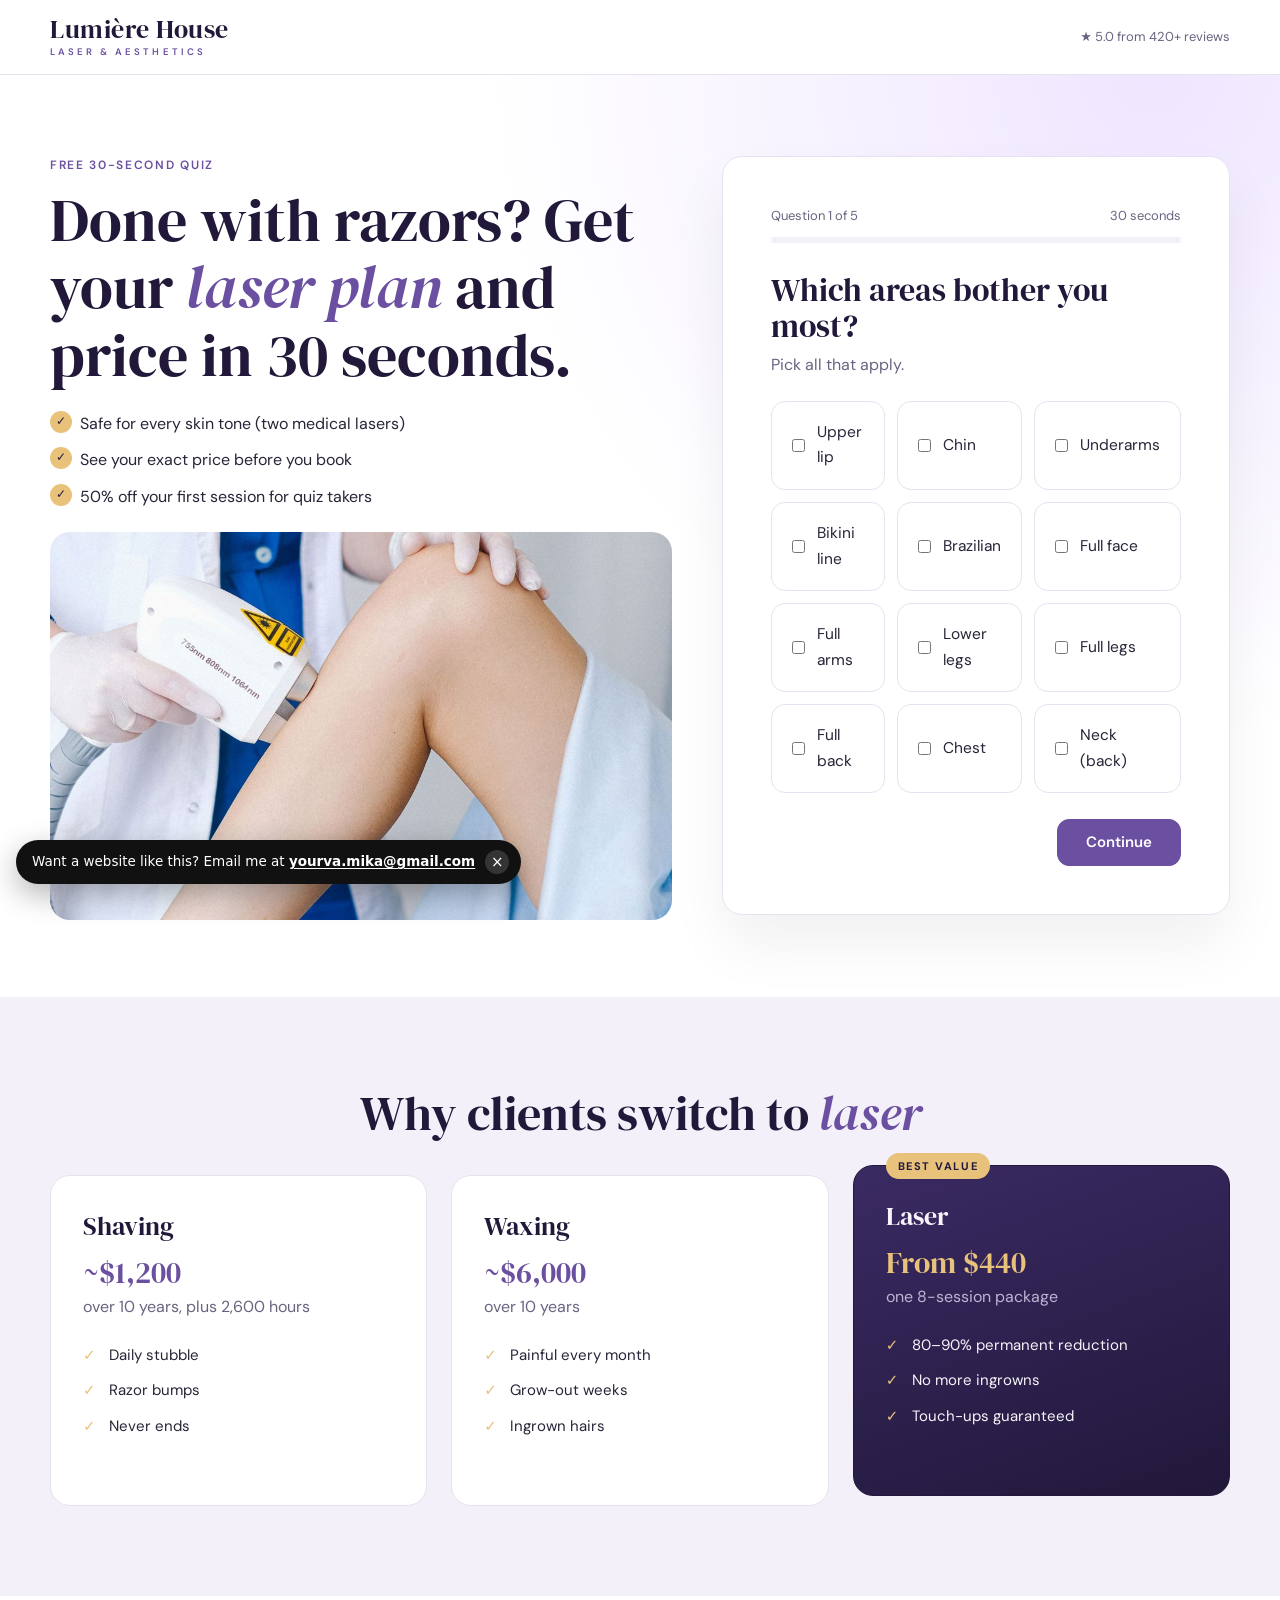
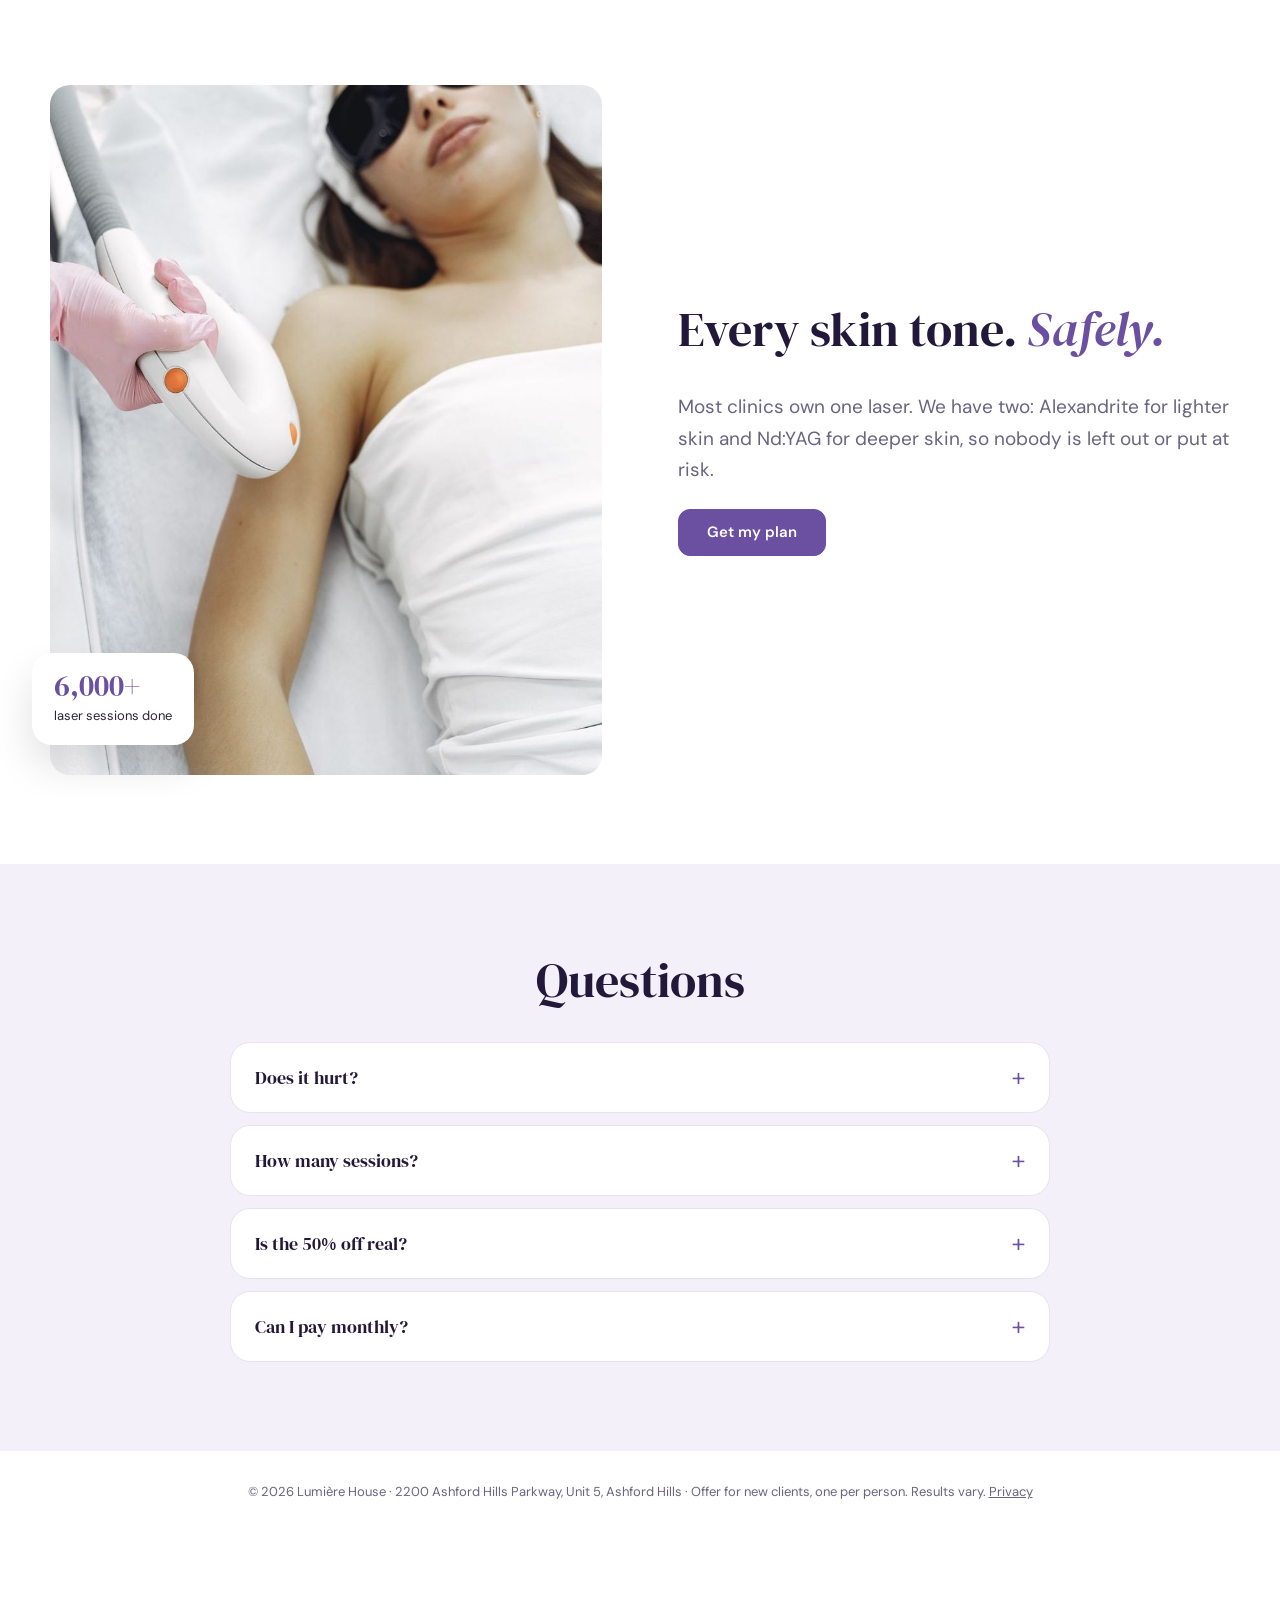
<file: index.html>
<!doctype html><html lang="en"><head><meta charset="utf-8"><meta name="viewport" content="width=device-width,initial-scale=1">
<title>Is laser hair removal right for you? | Lumière House</title><meta name="robots" content="noindex, nofollow"><meta name="description" content="Take the 30-second quiz to get your personal laser plan, price and 50% off your first session."><meta property="og:title" content="Is laser hair removal right for you? | Lumière House"><meta property="og:description" content="Take the 30-second quiz to get your personal laser plan, price and 50% off your first session.">
<link rel="icon" href="data:image/svg+xml,<svg xmlns='http://www.w3.org/2000/svg' viewBox='0 0 64 64'><rect width='64' height='64' rx='14' fill='%2321183A'/><text x='32' y='44' font-size='32' text-anchor='middle' fill='white' font-family='Georgia'>L</text></svg>">
<link rel="preconnect" href="https://fonts.googleapis.com"><link rel="preconnect" href="https://fonts.gstatic.com" crossorigin>
<link href="https://fonts.googleapis.com/css2?family=DM+Serif+Display:ital@0;1&family=DM+Sans:wght@400;500;600;700&display=swap" rel="stylesheet"><link rel="stylesheet" href="css/style.css"></head><body><div class="f-top"><div class="wrap"><a class="logo" href="#"><b>Lumière House</b><small>Laser &amp; Aesthetics</small></a><span class="secure">★ 5.0 from 420+ reviews</span></div></div>
<section class="f-hero" style="background:radial-gradient(circle at 90% 0,#EFE6FF,transparent 45%)"><div class="wrap"><div><span class="eyebrow">Free 30-second quiz</span><h1>Done with razors? Get your <em>laser plan</em> and price in 30 seconds.</h1>
<ul class="f-check"><li>Safe for every skin tone (two medical lasers)</li><li>See your exact price before you book</li><li>50% off your first session for quiz takers</li></ul>
<img src="img/5069506.jpg" alt="Laser hair removal" style="border-radius:var(--r-img);aspect-ratio:16/10;object-fit:cover;width:100%"></div><div class="quiz" data-quiz id="quiz"><div class="q-top"><span class="q-count"></span><span>30 seconds</span></div><div class="q-bar"><i></i></div><div class="q-step" data-q="areas"><h3>Which areas bother you most?</h3><p class="muted">Pick all that apply.</p><div class="q-opts three"><label><input type="checkbox" value="lip"> Upper lip</label><label><input type="checkbox" value="chin"> Chin</label><label><input type="checkbox" value="ua"> Underarms</label><label><input type="checkbox" value="bik"> Bikini line</label><label><input type="checkbox" value="braz"> Brazilian</label><label><input type="checkbox" value="face"> Full face</label><label><input type="checkbox" value="arms"> Full arms</label><label><input type="checkbox" value="lleg"> Lower legs</label><label><input type="checkbox" value="fleg"> Full legs</label><label><input type="checkbox" value="back"> Full back</label><label><input type="checkbox" value="chest"> Chest</label><label><input type="checkbox" value="neck"> Neck (back)</label></div><div class="q-nav"><span></span><button class="btn q-next">Continue</button></div></div><div class="q-step" data-q="tone" hidden><h3>Which best describes your skin?</h3><p class="muted">This tells us which of our two lasers is safest for you.</p><div class="q-opts"><button type="button" data-val="1"><i style="width:26px;height:26px;border-radius:50%;background:#F6DCCB;display:inline-block;flex:none"></i>Very fair, always burns</button><button type="button" data-val="2"><i style="width:26px;height:26px;border-radius:50%;background:#EBC3A6;display:inline-block;flex:none"></i>Fair, usually burns</button><button type="button" data-val="3"><i style="width:26px;height:26px;border-radius:50%;background:#D9A27C;display:inline-block;flex:none"></i>Medium, sometimes burns</button><button type="button" data-val="4"><i style="width:26px;height:26px;border-radius:50%;background:#B9805A;display:inline-block;flex:none"></i>Olive, rarely burns</button><button type="button" data-val="5"><i style="width:26px;height:26px;border-radius:50%;background:#8A5A3B;display:inline-block;flex:none"></i>Brown, very rarely burns</button><button type="button" data-val="6"><i style="width:26px;height:26px;border-radius:50%;background:#53351F;display:inline-block;flex:none"></i>Deep brown to black</button></div><div class="q-nav"><button class="q-back">← Back</button><span></span></div></div><div class="q-step" data-q="hair" hidden><h3>What color is the hair?</h3><p class="muted">Laser works by finding pigment in the hair.</p><div class="q-opts"><button type="button" data-val="dark">Black or dark brown</button><button type="button" data-val="brown">Light brown</button><button type="button" data-val="light">Blonde, red or grey</button></div><div class="q-nav"><button class="q-back">← Back</button><span></span></div></div><div class="q-step" data-q="pain" hidden><h3>What’s the most annoying part?</h3><div class="q-opts"><button type="button" data-val="shave"><i>🪒</i>Shaving every day</button><button type="button" data-val="ingrown"><i>😣</i>Ingrown hairs & bumps</button><button type="button" data-val="wax"><i>🔥</i>Waxing pain</button><button type="button" data-val="cost"><i>💸</i>Money spent on razors & wax</button></div><div class="q-nav"><button class="q-back">← Back</button><span></span></div></div><div class="q-step" data-q="when" hidden><h3>When do you want to be smooth?</h3><div class="q-opts"><button type="button" data-val="summer">Before summer</button><button type="button" data-val="event">Before an event</button><button type="button" data-val="asap">As soon as possible</button><button type="button" data-val="research">Just exploring</button></div><div class="q-nav"><button class="q-back">← Back</button><span></span></div></div><div class="q-step" hidden><div id="q-result"></div><form class="form" data-lead data-next="book.html" novalidate style="margin-top:6px"><div class="field"><label for="f-first">First name *</label><input type="text" name="first" id="f-first" autocomplete="on" placeholder="" required><span class="msg">This field is required.</span></div><div class="field"><label for="f-email">Email *</label><input type="email" name="email" id="f-email" autocomplete="email" placeholder="" required><span class="msg">Please enter a valid email.</span></div><div class="field full"><label for="f-phone">Mobile phone *</label><input type="tel" name="phone" id="f-phone" autocomplete="on" placeholder="" required><span class="msg">Please enter a 10-digit phone number.</span></div>
<div class="field full"><label class="check"><input type="checkbox" name="consent" required> Text me my plan and offer. Reply STOP anytime.</label><span class="msg">Please accept to continue.</span></div><button class="btn full">Claim 50% off my first session</button></form></div></div></div></section>
<section class="f-sec alt"><div class="wrap"><h2>Why clients switch to <em>laser</em></h2><div class="plans"><div class="plan"><h3>Shaving</h3><div class="price" style="font-size:30px">~$1,200</div><span class="muted">over 10 years, plus 2,600 hours</span><ul><li>Daily stubble</li><li>Razor bumps</li><li>Never ends</li></ul></div>
<div class="plan"><h3>Waxing</h3><div class="price" style="font-size:30px">~$6,000</div><span class="muted">over 10 years</span><ul><li>Painful every month</li><li>Grow-out weeks</li><li>Ingrown hairs</li></ul></div>
<div class="plan feat"><span class="pill">Best value</span><h3>Laser</h3><div class="price" style="font-size:30px">From $440</div><span class="muted" style="color:var(--on-deep-muted)">one 8-session package</span><ul><li>80–90% permanent reduction</li><li>No more ingrowns</li><li>Touch-ups guaranteed</li></ul></div></div></div></section>
<section class="f-sec"><div class="wrap split"><div class="ph"><img src="img/3985354.jpg" alt="" loading="lazy"><div class="tag"><b>6,000+</b>laser sessions done</div></div><div><h2 style="text-align:left">Every skin tone. <em>Safely.</em></h2><p class="lead">Most clinics own one laser. We have two: Alexandrite for lighter skin and Nd:YAG for deeper skin, so nobody is left out or put at risk.</p><a class="btn" href="#quiz" style="margin-top:24px">Get my plan</a></div></div></section>
<section class="f-sec alt"><div class="wrap" style="max-width:820px"><h2>Questions</h2><div class="faq"><details><summary>Does it hurt?</summary><p>A quick snap, like a rubber band. Our lasers have built-in cooling.</p></details><details><summary>How many sessions?</summary><p>Usually 6–8, every 4–8 weeks.</p></details><details><summary>Is the 50% off real?</summary><p>Yes, for your first session when you book through this quiz.</p></details><details><summary>Can I pay monthly?</summary><p>Yes, 0% financing for 12 months on packages over $500.</p></details></div></div></section>
<div class="f-foot">© 2026 Lumière House · 2200 Ashford Hills Parkway, Unit 5, Ashford Hills · Offer for new clients, one per person. Results vary. <a href="privacy.html">Privacy</a></div><a class="btn mobile-book" href="#quiz">Get my laser plan</a><script>window.quizDone=function(a,el,u){var A=u.S.laserAreas,sel=(a.areas||[]).map(function(i){return A.find(function(x){return x.id===i})}).filter(Boolean),per=sel.reduce(function(s,x){return s+x.price},0),
pk=Math.round(per*8*.7),first=Math.round(per*.5),tone=+a.tone,laser=tone>=4?'Nd:YAG':'Alexandrite',light=a.hair==='light';
document.getElementById('q-result').innerHTML='<span class="eyebrow">Your laser plan</span><h3>'+(light?'Laser may be limited for light hair':'You’re a great candidate')+'</h3>'+
'<div class="result-card"><p><b>Recommended laser:</b> '+laser+(tone>=4?' (designed for deeper skin tones)':' (fast and effective for lighter skin)')+'</p><p style="margin-top:6px"><b>Areas:</b> '+sel.map(function(x){return x.name}).join(', ')+'</p>'+
(light?'<p style="margin-top:10px">Blonde, red and grey hair doesn’t respond well to laser. Book a free consult and we’ll talk through electrolysis.</p>':'<p style="margin-top:10px"><b>Expected:</b> 80–90% less hair after 6–8 sessions.</p>')+
'<div class="big">'+u.money(first)+'</div><p>your first session today (50% off '+u.money(per)+')</p><p class="muted" style="margin-top:6px">Full 8-session package: '+u.money(pk)+' (30% off), or about '+u.money(Math.ceil(pk/12))+'/mo with 0% financing.</p></div>';
try{localStorage.setItem('lumierehouse:laserPlan',JSON.stringify({areas:sel.map(function(x){return x.name}),first:first,pk:pk,laser:laser}))}catch(e){}};</script><script src="js/site-data.js"></script><script src="js/core.js" defer></script></body></html>
</file>
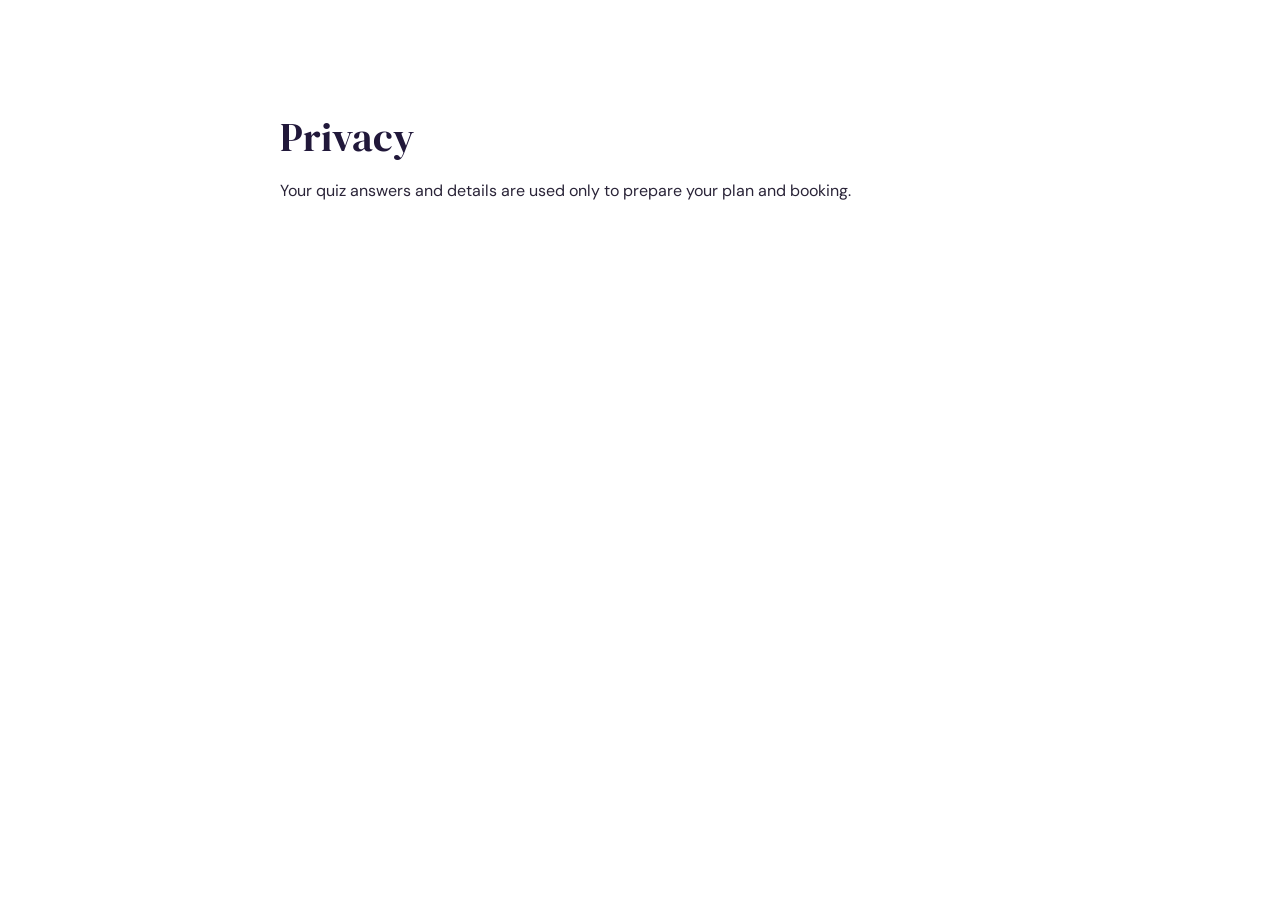
<file: privacy.html>
<!doctype html><html lang="en"><head><meta charset="utf-8"><meta name="viewport" content="width=device-width,initial-scale=1">
<title>Privacy</title><meta name="robots" content="noindex, nofollow"><meta name="description" content=""><meta property="og:title" content="Privacy"><meta property="og:description" content="">
<link rel="icon" href="data:image/svg+xml,<svg xmlns='http://www.w3.org/2000/svg' viewBox='0 0 64 64'><rect width='64' height='64' rx='14' fill='%23000'/><text x='32' y='44' font-size='32' text-anchor='middle' fill='white' font-family='Georgia'>A</text></svg>">
<link rel="preconnect" href="https://fonts.googleapis.com"><link rel="preconnect" href="https://fonts.gstatic.com" crossorigin>
<link href="https://fonts.googleapis.com/css2?family=DM+Serif+Display:ital@0;1&family=DM+Sans:wght@400;500;600;700&display=swap" rel="stylesheet"><link rel="stylesheet" href="css/style.css"></head><body><main class="section"><div class="wrap" style="max-width:720px"><h1 style="font-size:40px">Privacy</h1><p style="margin-top:18px">Your quiz answers and details are used only to prepare your plan and booking.</p></div></main></body></html>
</file>
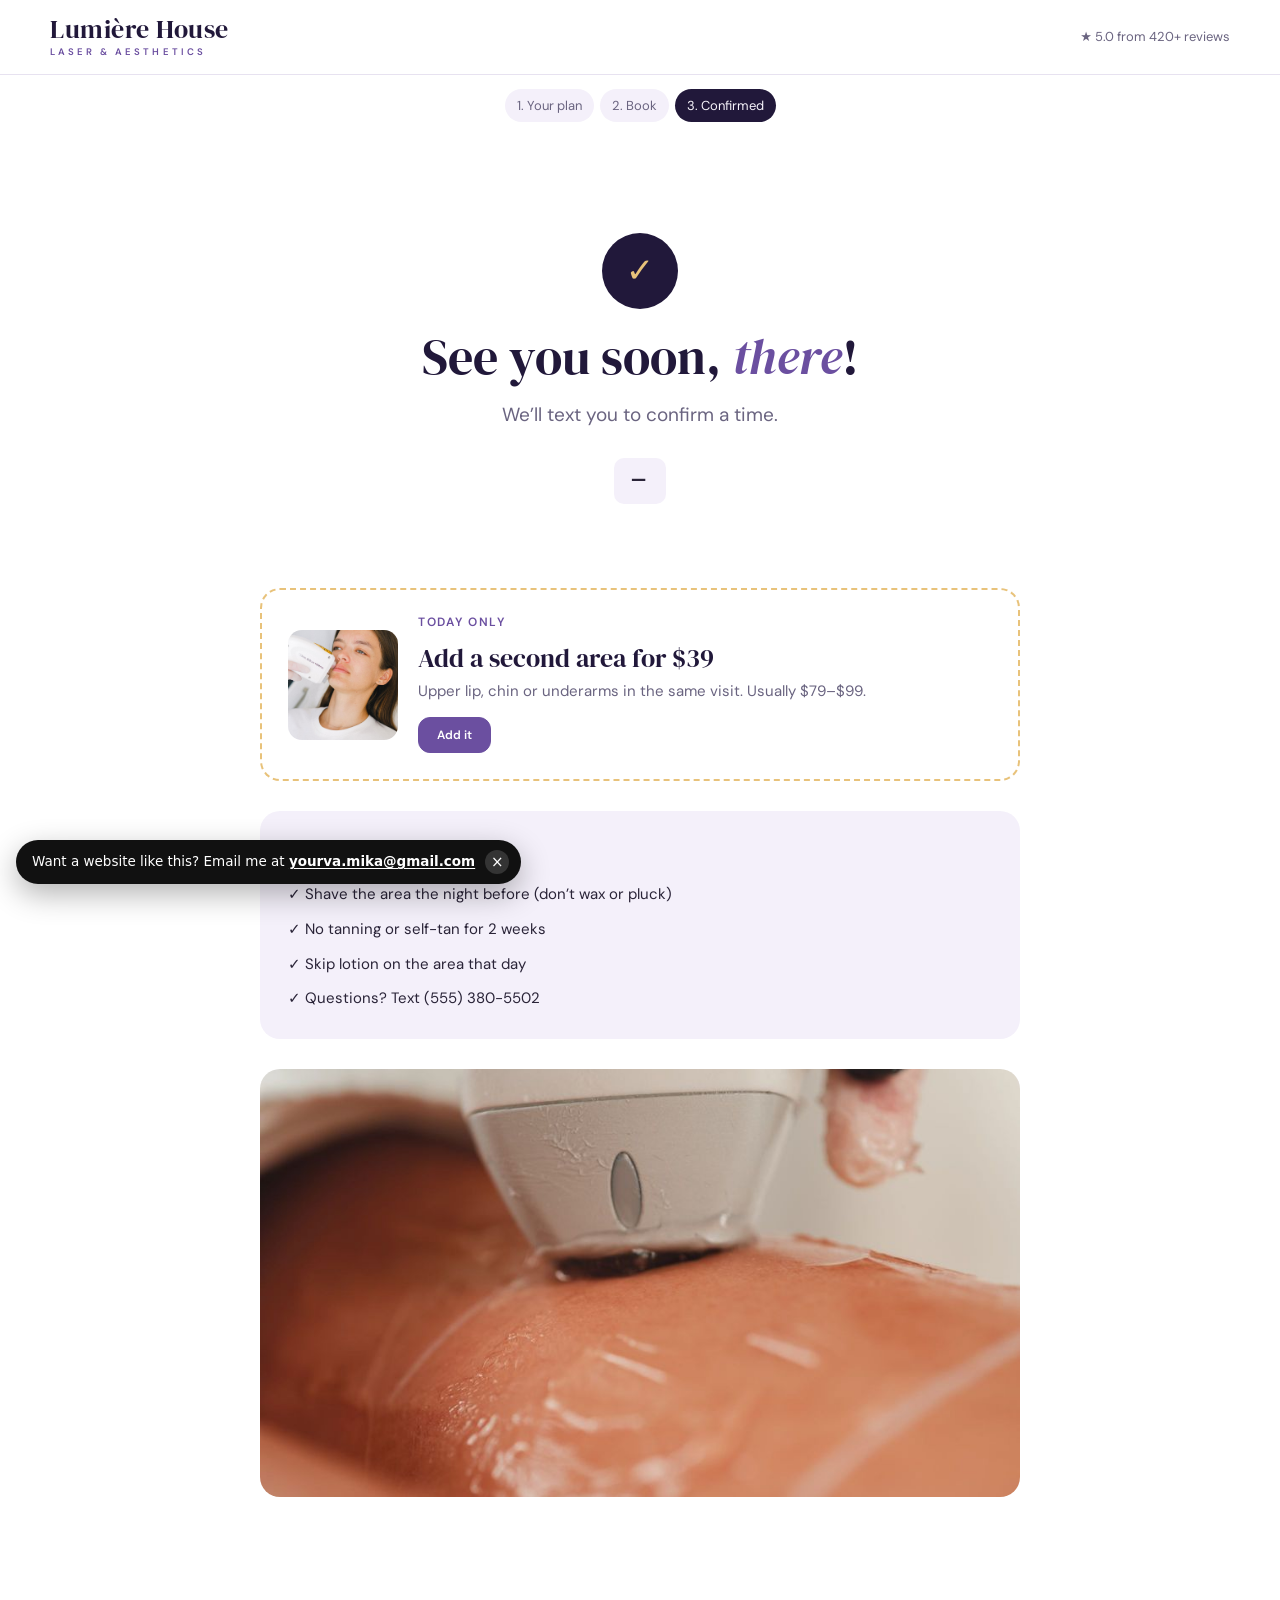
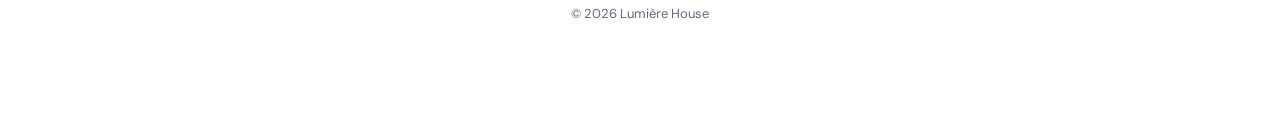
<file: thank-you.html>
<!doctype html><html lang="en"><head><meta charset="utf-8"><meta name="viewport" content="width=device-width,initial-scale=1">
<title>You’re booked! | Lumière House</title><meta name="robots" content="noindex, nofollow"><meta name="description" content="Confirmed."><meta property="og:title" content="You’re booked! | Lumière House"><meta property="og:description" content="Confirmed.">
<link rel="icon" href="data:image/svg+xml,<svg xmlns='http://www.w3.org/2000/svg' viewBox='0 0 64 64'><rect width='64' height='64' rx='14' fill='%2321183A'/><text x='32' y='44' font-size='32' text-anchor='middle' fill='white' font-family='Georgia'>L</text></svg>">
<link rel="preconnect" href="https://fonts.googleapis.com"><link rel="preconnect" href="https://fonts.gstatic.com" crossorigin>
<link href="https://fonts.googleapis.com/css2?family=DM+Serif+Display:ital@0;1&family=DM+Sans:wght@400;500;600;700&display=swap" rel="stylesheet"><link rel="stylesheet" href="css/style.css"></head><body><div class="f-top"><div class="wrap"><a class="logo" href="#"><b>Lumière House</b><small>Laser &amp; Aesthetics</small></a><span class="secure">★ 5.0 from 420+ reviews</span></div></div><div class="f-progress"><span class="">1. Your plan</span><span class="">2. Book</span><span class="on">3. Confirmed</span></div>
<section class="section tight" id="ty"><div class="wrap center" style="max-width:760px"><div class="done-box"><div class="ok">✓</div><h1 style="font-size:clamp(34px,4vw,50px)">See you soon, <em id="ty-name">there</em>!</h1><p class="lead" id="ty-when" style="margin:14px auto"></p><div class="refcode" id="ty-ref">—</div><div class="btns"><button class="btn" id="ty-ics" type="button">Add to calendar</button></div></div>
<div class="upsell"><img src="img/5069498.jpg" alt=""><div><span class="eyebrow">Today only</span><h3>Add a second area for $39</h3><p class="muted" style="font-size:15px;margin:6px 0 14px">Upper lip, chin or underarms in the same visit. Usually $79–$99.</p><button class="btn sm" data-upsell="Second area $39">Add it</button></div></div>
<div class="side-card" style="text-align:left;margin-top:30px"><h3>Before your session</h3><ul><li>✓ Shave the area the night before (don’t wax or pluck)</li><li>✓ No tanning or self-tan for 2 weeks</li><li>✓ Skip lotion on the area that day</li><li>✓ Questions? Text (555) 380-5502</li></ul></div>
<img src="img/36930858.jpg" alt="" style="border-radius:var(--r-img);margin-top:30px;aspect-ratio:16/9;object-fit:cover;width:100%"></div></section><div class="f-foot">© 2026 Lumière House</div><script src="js/site-data.js"></script><script src="js/core.js" defer></script></body></html>
</file>
<file: css/style.css>
/* Base styles shared by all three sites; each site sets its own tokens + look in theme.css */
*{box-sizing:border-box;margin:0;padding:0}[hidden]{display:none!important}
html{scroll-behavior:smooth;-webkit-text-size-adjust:100%}
body{font:16px/1.65 var(--sans);color:var(--ink);background:var(--bg);overflow-x:hidden}
img{max-width:100%;display:block}
a{color:inherit}
button{font:inherit;cursor:pointer;border:0;background:none;color:inherit}
h1,h2,h3,h4{font-family:var(--serif);font-weight:var(--hw,500);line-height:1.12;color:var(--head)}
h1{font-size:clamp(40px,6vw,76px)}h2{font-size:clamp(30px,4vw,48px)}h3{font-size:clamp(21px,2vw,26px)}
h1 em,h2 em,h3 em{font-style:italic;color:var(--accent-ink)}
p{max-width:64ch}
.wrap{width:min(1180px,100% - 40px);margin-inline:auto}
.section{padding:clamp(64px,9vw,120px) 0}
.section.tight{padding:clamp(48px,6vw,80px) 0}
.alt{background:var(--soft)}
.dark{background:var(--deep);color:var(--on-deep)}.dark h2,.dark h3{color:var(--on-deep)}
.eyebrow{font:600 12px/1 var(--sans);letter-spacing:.22em;text-transform:uppercase;color:var(--accent-ink);display:block;margin-bottom:16px}
.dark .eyebrow{color:var(--accent)}
.lead{font-size:clamp(17px,1.5vw,19px);color:var(--muted)}
.dark .lead{color:var(--on-deep-muted)}
.muted{color:var(--muted)}
.center{text-align:center}.center p,p.center{margin-inline:auto}
.head{display:flex;justify-content:space-between;align-items:end;gap:24px;margin-bottom:44px;flex-wrap:wrap}
.head p{margin-top:12px}
.sr{position:absolute;width:1px;height:1px;overflow:hidden;clip:rect(0 0 0 0)}

/* buttons */
.btn{display:inline-flex;align-items:center;justify-content:center;gap:8px;padding:15px 28px;border-radius:var(--r-btn);background:var(--btn);color:var(--btn-ink);font:600 14px/1 var(--sans);letter-spacing:.06em;text-transform:var(--btn-case,uppercase);text-decoration:none;transition:.25s;border:1.5px solid var(--btn)}
.btn:hover{background:var(--btn-hover);border-color:var(--btn-hover);transform:translateY(-1px)}
.btn.ghost{background:transparent;color:var(--head);border-color:currentColor}
.btn.ghost:hover{background:var(--head);color:var(--bg);border-color:var(--head)}
.dark .btn.ghost,.hero .btn.ghost{color:#fff}
.btn.light{background:#fff;color:var(--deep);border-color:#fff}
.btn.disabled{opacity:.45;pointer-events:none}
.btn.sm{padding:11px 18px;font-size:12px}
.link{font-weight:600;text-decoration:none;border-bottom:1.5px solid var(--accent);padding-bottom:2px}

/* announcement + header */
.announce{background:var(--deep);color:var(--on-deep);font-size:13.5px;text-align:center;padding:10px 44px;position:relative}
.announce a{color:var(--accent);font-weight:600}
.announce button{position:absolute;right:14px;top:50%;transform:translateY(-50%);font-size:18px;opacity:.7}
.site-header{position:sticky;top:0;z-index:50;background:var(--hdr-bg);transition:.3s;border-bottom:1px solid transparent}
.site-header.scrolled{box-shadow:0 8px 30px rgba(0,0,0,.07);border-color:var(--line)}
.site-header .wrap{display:flex;align-items:center;justify-content:space-between;height:80px;gap:20px}
.logo{text-decoration:none;display:flex;flex-direction:column;line-height:1}
.logo b{font:var(--logo-w,500) 26px/1 var(--serif);color:var(--head);letter-spacing:var(--logo-ls,.02em)}
.logo small{font:600 9.5px/1 var(--sans);letter-spacing:.32em;text-transform:uppercase;color:var(--accent-ink);margin-top:6px}
.nav{display:flex;gap:30px}
.nav a{text-decoration:none;font:500 14.5px var(--sans);color:var(--ink);position:relative;padding:6px 0}
.nav a::after{content:"";position:absolute;left:0;right:100%;bottom:0;height:1.5px;background:var(--accent);transition:.3s}
.nav a:hover::after,.nav a.active::after{right:0}
.hdr-cta{display:flex;align-items:center;gap:14px}
.hdr-cta .tel{font:600 14px var(--sans);text-decoration:none;color:var(--head)}
.burger{display:none;width:42px;height:42px;position:relative}
.burger i{position:absolute;left:9px;right:9px;height:2px;background:var(--head);transition:.3s}
.burger i:nth-child(1){top:14px}.burger i:nth-child(2){top:20px}.burger i:nth-child(3){top:26px}
.nav-open .burger i:nth-child(1){top:20px;transform:rotate(45deg)}.nav-open .burger i:nth-child(2){opacity:0}.nav-open .burger i:nth-child(3){top:20px;transform:rotate(-45deg)}
.mobile-nav{display:none}
.cart-btn{position:relative;width:42px;height:42px;display:flex;align-items:center;justify-content:center}
.cart-count{position:absolute;top:2px;right:0;background:var(--accent);color:var(--deep);font:700 11px/18px var(--sans);min-width:18px;height:18px;border-radius:9px;text-align:center}

/* hero */
.hero{position:relative;min-height:min(88vh,820px);display:flex;align-items:center;color:#fff;overflow:hidden}
.hero>img{position:absolute;inset:0;width:100%;height:100%;object-fit:cover;object-position:var(--hero-pos,center)}
.hero::before{content:"";position:absolute;inset:0;background:var(--hero-shade);z-index:1}
.hero .wrap{position:relative;z-index:2}
.hero h1{color:#fff;max-width:13ch}
.hero h1 em{color:var(--accent)}
.hero p{font-size:clamp(17px,1.6vw,20px);margin:22px 0 34px;opacity:.92;max-width:46ch}
.hero .btns{display:flex;gap:14px;flex-wrap:wrap}
.hero .proof{display:flex;gap:28px;margin-top:46px;flex-wrap:wrap;font-size:14px}
.hero .proof b{display:block;font:500 28px/1 var(--serif);color:var(--accent);margin-bottom:6px}
.page-hero{padding:clamp(56px,8vw,100px) 0 clamp(40px,5vw,64px);background:var(--soft);text-align:center}
.page-hero p{margin:16px auto 0}
.crumbs{font-size:13px;color:var(--muted);margin-bottom:16px}.crumbs a{text-decoration:none}

/* trust strip */
.trust{border-bottom:1px solid var(--line);background:var(--bg)}
.trust .wrap{display:grid;grid-template-columns:repeat(4,1fr);gap:20px;padding:26px 0}
.trust div{display:flex;align-items:center;gap:12px;font-size:14px;color:var(--muted)}
.trust b{display:block;color:var(--head);font-size:15px}
.trust i{font-style:normal;width:42px;height:42px;flex:none;border-radius:50%;background:var(--soft);display:flex;align-items:center;justify-content:center;color:var(--accent-ink);font-size:18px}

/* split */
.split{display:grid;grid-template-columns:1fr 1fr;gap:clamp(36px,6vw,90px);align-items:center}
.split.rev>:first-child{order:2}
.split .ph{position:relative}
.split .ph img{width:100%;aspect-ratio:4/5;object-fit:cover;border-radius:var(--r-img)}
.split .ph .tag{position:absolute;left:-18px;bottom:30px;background:var(--bg);padding:18px 22px;border-radius:var(--r-card);box-shadow:0 20px 40px rgba(0,0,0,.12);font-size:13px;max-width:220px}
.split .ph .tag b{display:block;font:500 30px/1 var(--serif);color:var(--accent-ink);margin-bottom:4px}
.split h2{margin-bottom:20px}.split p+p{margin-top:14px}
.checks{list-style:none;margin:24px 0 32px;display:grid;gap:12px}
.checks li{padding-left:30px;position:relative}
.checks li::before{content:"✓";position:absolute;left:0;top:0;width:20px;height:20px;border-radius:50%;background:var(--soft);color:var(--accent-ink);font-size:12px;display:flex;align-items:center;justify-content:center;font-weight:700}

/* treatment cards */
.tgrid{display:grid;grid-template-columns:repeat(3,1fr);gap:26px}
.tcard{background:var(--card);border-radius:var(--r-card);overflow:hidden;text-decoration:none;display:flex;flex-direction:column;transition:.3s;border:1px solid var(--line)}
.tcard:hover{transform:translateY(-4px);box-shadow:0 24px 50px rgba(0,0,0,.09)}
.tcard .im{overflow:hidden;aspect-ratio:4/3;border-radius:var(--r-timg,0)}
.tcard img{width:100%;height:100%;object-fit:cover;transition:.6s}
.tcard:hover img{transform:scale(1.05)}
.tcard .bd{padding:24px 24px 26px;display:flex;flex-direction:column;flex:1}
.tcard .cat{font:600 11px var(--sans);letter-spacing:.18em;text-transform:uppercase;color:var(--accent-ink)}
.tcard h3{margin:8px 0 10px}
.tcard p{font-size:15px;color:var(--muted);flex:1}
.tcard .meta{display:flex;justify-content:space-between;align-items:center;margin-top:20px;padding-top:16px;border-top:1px solid var(--line);font-size:14px}
.tcard .meta b{color:var(--head)}
.tcard .meta span{color:var(--accent-ink);font-weight:600}

/* finder */
#finder{background:var(--card);border-radius:var(--r-card);padding:clamp(28px,4vw,48px);border:1px solid var(--line)}
.concerns{display:flex;flex-wrap:wrap;gap:12px;margin-top:24px}
.concern{padding:13px 20px;border-radius:40px;border:1.5px solid var(--line);font-size:15px;background:var(--bg);transition:.2s}
.concern:hover{border-color:var(--accent)}
.concern.on{background:var(--deep);color:var(--on-deep);border-color:var(--deep)}
.finder-out{display:none;margin-top:30px}.finder-out.on{display:block;animation:fade .4s}
.finder-note{margin-bottom:18px;color:var(--muted)}
.finder-cards{display:grid;grid-template-columns:repeat(auto-fit,minmax(240px,1fr));gap:16px}
.fcard{display:flex;gap:14px;align-items:center;text-decoration:none;background:var(--soft);border-radius:var(--r-card);padding:12px}
.fcard img{width:84px;height:84px;object-fit:cover;border-radius:calc(var(--r-card) - 4px)}
.fcard b{display:block;font-family:var(--serif);font-size:19px;color:var(--head)}
.fcard span{display:block;font-size:14px;color:var(--muted)}.fcard em{font-style:normal;font-size:13px;font-weight:600;color:var(--accent-ink)}
@keyframes fade{from{opacity:0;transform:translateY(8px)}}

/* before after */
.ba{position:relative;aspect-ratio:4/5;overflow:hidden;border-radius:var(--r-img);--pos:50%;user-select:none}
.ba img{position:absolute;inset:0;width:100%;height:100%;object-fit:cover}
.ba .before{filter:var(--before-filter,saturate(.55) contrast(.9) brightness(.94) sepia(.15));clip-path:inset(0 calc(100% - var(--pos)) 0 0)}
.ba .bar{position:absolute;top:0;bottom:0;left:var(--pos);width:2px;background:#fff;transform:translateX(-1px);pointer-events:none}
.ba .bar::after{content:"⟷";position:absolute;top:50%;left:50%;transform:translate(-50%,-50%);width:46px;height:46px;border-radius:50%;background:#fff;color:var(--deep);display:flex;align-items:center;justify-content:center;font-size:18px;box-shadow:0 6px 20px rgba(0,0,0,.25)}
.ba input{position:absolute;inset:0;width:100%;height:100%;opacity:0;cursor:ew-resize;margin:0}
.ba .lb{position:absolute;bottom:14px;font:600 11px var(--sans);letter-spacing:.16em;text-transform:uppercase;background:rgba(0,0,0,.45);color:#fff;padding:6px 10px;border-radius:20px;pointer-events:none}
.ba .lb.l{left:14px}.ba .lb.r{right:14px}
.bagrid{display:grid;grid-template-columns:repeat(3,1fr);gap:26px}
.bacap{margin-top:14px}.bacap b{font-family:var(--serif);font-size:20px;color:var(--head);display:block}.bacap span{font-size:14px;color:var(--muted)}
.filters{display:flex;gap:10px;flex-wrap:wrap;margin-bottom:34px}
.filters button{padding:10px 18px;border-radius:30px;border:1.5px solid var(--line);font-size:14px}
.filters button.on{background:var(--deep);color:var(--on-deep);border-color:var(--deep)}
.consent{font-size:13px;color:var(--muted);margin-top:22px}

/* reviews */
.carousel{position:relative;overflow:hidden}
.track{display:flex;transition:transform .6s cubic-bezier(.2,.7,.2,1)}
.slide{flex:0 0 33.333%;padding:0 12px}
.review{background:var(--card);border-radius:var(--r-card);padding:32px;height:100%;border:1px solid var(--line);display:flex;flex-direction:column}
.dark .review{background:rgba(255,255,255,.06);border-color:rgba(255,255,255,.1);color:var(--on-deep)}
.stars{color:var(--star,#E2B33C);letter-spacing:3px;font-size:15px}
.review p{font:var(--quote-font);margin:16px 0 22px;flex:1}
.review .who{display:flex;align-items:center;gap:12px;font-size:14px}
.review .who i{width:40px;height:40px;border-radius:50%;background:var(--accent);color:var(--deep);font:600 15px/40px var(--sans);text-align:center;font-style:normal}
.review .who span{display:block;opacity:.65;font-size:13px}
.cnav{display:flex;gap:10px}
.cnav button{width:48px;height:48px;border-radius:50%;border:1.5px solid currentColor;font-size:18px;opacity:.8;transition:.2s}
.cnav button:hover{opacity:1;background:var(--accent);border-color:var(--accent);color:var(--deep)}
.rating{display:flex;align-items:center;gap:14px}
.rating b{font:500 52px/1 var(--serif);color:var(--accent)}

/* pricing / membership */
.plans{display:grid;grid-template-columns:repeat(3,1fr);gap:24px;align-items:stretch}
.plan{background:var(--card);border:1px solid var(--line);border-radius:var(--r-card);padding:36px 32px;display:flex;flex-direction:column;position:relative}
.plan.feat{background:var(--deep);color:var(--on-deep);border-color:var(--deep);transform:translateY(-10px)}
.plan.feat h3{color:var(--on-deep)}
.plan .pill{position:absolute;top:-13px;left:32px;background:var(--accent);color:var(--deep);font:700 11px var(--sans);letter-spacing:.14em;text-transform:uppercase;padding:6px 12px;border-radius:20px}
.plan .price{font:500 46px/1 var(--serif);margin:18px 0 6px;color:var(--accent-ink)}
.plan.feat .price{color:var(--accent)}
.plan .price small{font:14px var(--sans);opacity:.7;margin-left:4px}
.plan ul{list-style:none;margin:22px 0 30px;display:grid;gap:11px;flex:1;font-size:15px}
.plan li{padding-left:26px;position:relative}.plan li::before{content:"✓";position:absolute;left:0;color:var(--accent);font-weight:700}
.toggle{display:inline-flex;align-items:center;gap:12px;font-size:15px;margin-top:22px}
.switch{position:relative;width:52px;height:28px}.switch input{opacity:0;width:0;height:0}
.switch span{position:absolute;inset:0;border-radius:28px;background:var(--line);transition:.3s;cursor:pointer}
.switch span::before{content:"";position:absolute;width:22px;height:22px;left:3px;top:3px;border-radius:50%;background:#fff;transition:.3s;box-shadow:0 2px 6px rgba(0,0,0,.2)}
.switch input:checked+span{background:var(--accent)}.switch input:checked+span::before{transform:translateX(24px)}
.ptable{width:100%;border-collapse:collapse;background:var(--card);border-radius:var(--r-card);overflow:hidden}
.ptable th,.ptable td{text-align:left;padding:16px 20px;border-bottom:1px solid var(--line);font-size:15px}
.ptable th{font:600 12px var(--sans);letter-spacing:.14em;text-transform:uppercase;color:var(--accent-ink);background:var(--soft)}
.ptable td:last-child{text-align:right;font-weight:600;color:var(--head)}

/* calculator */
#calc{display:grid;grid-template-columns:1.3fr 1fr;gap:30px;align-items:start}
.calc-box{background:var(--card);border:1px solid var(--line);border-radius:var(--r-card);padding:32px}
.areas{display:grid;grid-template-columns:repeat(2,1fr);gap:10px;margin:16px 0 28px}
.chip{display:flex;justify-content:space-between;align-items:center;gap:10px;padding:13px 16px;border-radius:12px;border:1.5px solid var(--line);cursor:pointer;font-size:15px;transition:.2s}
.chip input{accent-color:var(--deep)}
.chip:has(input:checked){border-color:var(--deep);background:var(--soft)}
.chip span{flex:1}.chip small{color:var(--muted)}
.pkgs{display:grid;grid-template-columns:repeat(3,1fr);gap:10px;margin-top:16px}
.pkgs label{border:1.5px solid var(--line);border-radius:12px;padding:14px;text-align:center;cursor:pointer;font-size:14px}
.pkgs label:has(input:checked){border-color:var(--deep);background:var(--deep);color:var(--on-deep)}
.pkgs input{display:none}.pkgs b{display:block;font-size:17px}
.calc-sum{position:sticky;top:110px;background:var(--deep);color:var(--on-deep);border-radius:var(--r-card);padding:34px}
.calc-sum h3{color:var(--on-deep)}
#c-total{font:500 56px/1 var(--serif);color:var(--accent);margin:18px 0 8px}
#c-areas{opacity:.8;font-size:15px;margin-top:10px}
#c-save{display:inline-block;background:var(--accent);color:var(--deep);border-radius:20px;padding:4px 12px;font-size:13px;font-weight:700}
#c-month{font-size:14px;opacity:.75;margin:14px 0 26px}

/* shop */
.pgrid{display:grid;grid-template-columns:repeat(3,1fr);gap:26px}
.prod{background:var(--card);border-radius:var(--r-card);overflow:hidden;border:1px solid var(--line);display:flex;flex-direction:column}
.prod .im{aspect-ratio:1/1;overflow:hidden;background:var(--soft)}.prod img{width:100%;height:100%;object-fit:cover}
.prod .bd{padding:22px;display:flex;flex-direction:column;flex:1}
.prod h3{font-size:22px}.prod p{font-size:14.5px;color:var(--muted);margin:8px 0 18px;flex:1}
.prod .row{display:flex;justify-content:space-between;align-items:center;gap:10px}
.prod .row b{font-size:18px;color:var(--head)}
.prod select{padding:10px;border-radius:10px;border:1.5px solid var(--line);font:inherit;background:var(--bg)}
.drawer{position:fixed;top:0;right:0;bottom:0;width:min(420px,100%);background:var(--bg);z-index:90;transform:translateX(100%);transition:.4s;display:flex;flex-direction:column;box-shadow:-20px 0 60px rgba(0,0,0,.15)}
.cart-open .drawer{transform:none}
.drawer-bg{position:fixed;inset:0;background:rgba(0,0,0,.35);z-index:89;opacity:0;pointer-events:none;transition:.3s}
.cart-open .drawer-bg{opacity:1;pointer-events:auto}
.drawer header{display:flex;justify-content:space-between;align-items:center;padding:24px;border-bottom:1px solid var(--line)}
.drawer header h3{font-size:24px}
#cart-items{flex:1;overflow:auto;padding:16px 24px}
.ci{display:flex;gap:14px;align-items:center;padding:12px 0;border-bottom:1px solid var(--line)}
.ci img{width:62px;height:62px;object-fit:cover;border-radius:10px}.ci div:nth-child(2){flex:1;font-size:14px}.ci b{display:block}
.qty{display:flex;align-items:center;gap:8px;border:1.5px solid var(--line);border-radius:20px;padding:2px 6px}.qty button{width:24px;height:24px;font-size:16px}
.drawer footer{padding:24px;border-top:1px solid var(--line)}
.drawer footer .row{display:flex;justify-content:space-between;font-size:15px;margin-bottom:8px}
.drawer footer .row.total{font-weight:700;font-size:17px;margin:12px 0 18px}
.drawer footer .btn{width:100%}

/* forms */
.form{display:grid;grid-template-columns:1fr 1fr;gap:16px}
.form .full{grid-column:1/-1}
.field label{display:block;font:600 12.5px var(--sans);letter-spacing:.06em;margin-bottom:7px;color:var(--head)}
.field input,.field select,.field textarea{width:100%;padding:14px 16px;border-radius:var(--r-input);border:1.5px solid var(--line);background:var(--card);font:15px var(--sans);color:var(--ink);transition:.2s}
.field textarea{min-height:120px;resize:vertical}
.field input:focus,.field select:focus,.field textarea:focus{outline:none;border-color:var(--accent-ink)}
.field.err input,.field.err select,.field.err textarea{border-color:#C2410C;background:#FFF7F3}
.field .msg{display:none;font-size:12.5px;color:#C2410C;margin-top:5px}.field.err .msg{display:block}
.check{display:flex;gap:10px;align-items:flex-start;font-size:14px;color:var(--muted)}
.check input{margin-top:4px;accent-color:var(--deep)}
.field.err .check{color:#C2410C}
.form-done{text-align:center;padding:30px 10px}
.form-done .ok{width:64px;height:64px;border-radius:50%;background:var(--soft);color:var(--accent-ink);font-size:28px;display:flex;align-items:center;justify-content:center;margin:0 auto 16px}
.newsletter{display:flex;gap:10px;margin-top:16px}
.newsletter .field{flex:1}.newsletter input{background:rgba(255,255,255,.08);border-color:rgba(255,255,255,.2);color:var(--on-deep)}

/* booking */
#booking{background:var(--card);border:1px solid var(--line);border-radius:var(--r-card);padding:clamp(22px,4vw,44px);scroll-margin-top:110px}
.steps{list-style:none;display:flex;gap:8px;margin-bottom:34px;counter-reset:s}
.steps li{flex:1;font-size:13px;color:var(--muted);counter-increment:s;padding-top:12px;border-top:3px solid var(--line)}
.steps li.on{color:var(--head);border-color:var(--accent);font-weight:600}.steps li.done{border-color:var(--deep)}
.steps li::before{content:counter(s) ". "}
.step h3{margin-bottom:6px}.step>p{margin-bottom:22px}
.opts{display:grid;grid-template-columns:repeat(2,1fr);gap:12px}
.opt{cursor:pointer}.opt input{position:absolute;opacity:0}
.opt span{display:block;border:1.5px solid var(--line);border-radius:14px;padding:16px 18px;transition:.2s;height:100%}
.opt b{display:block;font-size:16px;color:var(--head)}.opt small{color:var(--muted);font-size:13.5px}
.opt input:checked+span{border-color:var(--deep);background:var(--soft);box-shadow:inset 0 0 0 1px var(--deep)}
.opt input:focus-visible+span{outline:2px solid var(--accent)}
.opt.prov span{display:flex;flex-direction:column;align-items:center;text-align:center}
.opt.prov img,.anyp{width:64px;height:64px;border-radius:50%;object-fit:cover;margin-bottom:10px}
.anyp{background:var(--deep);color:var(--accent);display:flex;align-items:center;justify-content:center;font-size:24px;font-style:normal}
.calwrap{display:grid;grid-template-columns:1fr 1fr;gap:30px}
.calhead{display:flex;justify-content:space-between;align-items:center;margin-bottom:12px}
.calhead b{font-family:var(--serif);font-size:20px;color:var(--head)}
.calhead button{width:36px;height:36px;border-radius:50%;border:1.5px solid var(--line)}
#b-cal{display:grid;grid-template-columns:repeat(7,1fr);gap:6px;text-align:center}
.dow{font-size:12px;color:var(--muted);padding:6px 0}
.day{aspect-ratio:1;border-radius:10px;font-size:14px;border:1.5px solid var(--line)}
.day:disabled{opacity:.3;border-color:transparent;cursor:default}
.day.on{background:var(--deep);color:var(--on-deep);border-color:var(--deep)}
.day:not(:disabled):hover{border-color:var(--accent)}
.slots{display:grid;grid-template-columns:repeat(3,1fr);gap:8px;margin-top:10px}
.slot{padding:11px 4px;border-radius:10px;border:1.5px solid var(--line);font-size:13.5px}
.slot:disabled{text-decoration:line-through;opacity:.35;cursor:default}
.slot.on{background:var(--deep);color:var(--on-deep);border-color:var(--deep)}
.bnav{display:flex;justify-content:space-between;gap:12px;margin-top:30px;padding-top:24px;border-top:1px solid var(--line)}
#b-summary{background:var(--soft);border-radius:14px;padding:18px 20px;margin-bottom:24px;display:grid;gap:8px}
#b-summary div{display:flex;justify-content:space-between;gap:12px;font-size:14.5px}#b-summary span{color:var(--muted)}#b-summary b{text-align:right;color:var(--head)}
.done-box{text-align:center;padding:20px 0}
.done-box .ok{width:76px;height:76px;border-radius:50%;background:var(--deep);color:var(--accent);font-size:34px;display:flex;align-items:center;justify-content:center;margin:0 auto 20px}
.refcode{display:inline-block;font:700 22px/1 ui-monospace,Menlo,monospace;letter-spacing:.12em;background:var(--soft);padding:12px 18px;border-radius:10px;margin:14px 0}
.done-box .btns{display:flex;gap:12px;justify-content:center;flex-wrap:wrap;margin-top:20px}
.side-card{background:var(--soft);border-radius:var(--r-card);padding:28px}
.side-card h3{margin-bottom:10px}.side-card ul{list-style:none;display:grid;gap:10px;font-size:15px;margin-top:14px}
.mcard{border:1px solid var(--line);border-radius:14px;padding:18px;margin-top:16px;display:grid;gap:6px;font-size:14.5px}
.mrow{display:flex;gap:10px;margin-top:10px;flex-wrap:wrap}
.badge{justify-self:start;font:700 11px var(--sans);letter-spacing:.1em;text-transform:uppercase;padding:4px 10px;border-radius:20px;background:#DCFCE7;color:#166534}
.badge.cancelled{background:#FEE2E2;color:#991B1B}
.warn{color:#C2410C;margin-top:12px;font-size:14.5px}

/* FAQ */
.faq{display:grid;gap:12px}
.faq details{background:var(--card);border:1px solid var(--line);border-radius:var(--r-card);padding:0 24px;transition:.2s}
.faq details[open]{box-shadow:0 14px 34px rgba(0,0,0,.06)}
.faq summary{list-style:none;cursor:pointer;padding:22px 30px 22px 0;font:500 18px var(--serif);color:var(--head);position:relative}
.faq summary::-webkit-details-marker{display:none}
.faq summary::after{content:"+";position:absolute;right:0;top:50%;transform:translateY(-50%);font:300 26px var(--sans);color:var(--accent-ink);transition:.3s}
.faq details[open] summary::after{transform:translateY(-50%) rotate(45deg)}
.faq details p{padding-bottom:22px;color:var(--muted)}

/* treatment detail */
.facts{display:grid;grid-template-columns:repeat(4,1fr);gap:1px;background:var(--line);border:1px solid var(--line);border-radius:var(--r-card);overflow:hidden;margin:36px 0}
.facts div{background:var(--card);padding:20px}
.facts span{font:600 11px var(--sans);letter-spacing:.16em;text-transform:uppercase;color:var(--muted)}
.facts b{display:block;font:500 21px var(--serif);color:var(--head);margin-top:6px}
.tdetail{display:grid;grid-template-columns:1.6fr 1fr;gap:56px;align-items:start}
.tdetail h2{font-size:clamp(26px,3vw,36px);margin:44px 0 16px}.tdetail h2:first-child{margin-top:0}
.tdetail ol{padding-left:22px;display:grid;gap:10px}
.sticky{position:sticky;top:110px}
.book-card{background:var(--deep);color:var(--on-deep);border-radius:var(--r-card);padding:32px}
.book-card h3{color:var(--on-deep)}.book-card .price{font:500 40px/1 var(--serif);color:var(--accent);margin:14px 0 6px}
.book-card .btn{width:100%;margin-top:22px}.book-card .eyebrow,.calc-sum .eyebrow{color:var(--accent)}.book-card p{font-size:14.5px;opacity:.8}

/* team */
.team{display:grid;grid-template-columns:repeat(3,1fr);gap:28px}
.member img{width:100%;aspect-ratio:4/5;object-fit:cover;border-radius:var(--r-img);margin-bottom:18px}
.member b{font:500 23px var(--serif);color:var(--head);display:block}
.member span{font-size:13px;font-weight:600;letter-spacing:.12em;text-transform:uppercase;color:var(--accent-ink)}
.member p{font-size:15px;color:var(--muted);margin-top:10px}
.gallery{display:grid;grid-template-columns:2fr 1fr 1fr;grid-template-rows:240px 240px;gap:16px}
.gallery img{width:100%;height:100%;object-fit:cover;border-radius:var(--r-img)}
.gallery img:first-child{grid-row:1/3}
.values{display:grid;grid-template-columns:repeat(4,1fr);gap:24px}
.values div{padding:26px;border-radius:var(--r-card);background:var(--card);border:1px solid var(--line)}
.values b{font:500 21px var(--serif);display:block;margin:10px 0 8px;color:var(--head)}.values p{font-size:14.5px;color:var(--muted)}
.values i{font-style:normal;font-size:24px;color:var(--accent-ink)}

/* CTA band */
.cta{position:relative;overflow:hidden;color:#fff;text-align:center;padding:clamp(80px,10vw,130px) 0}
.cta>img{position:absolute;inset:0;width:100%;height:100%;object-fit:cover}
.cta::before{content:"";position:absolute;inset:0;background:var(--cta-shade);z-index:1}
.cta .wrap{position:relative;z-index:2}.cta .btn.ghost{color:#fff}.cta .btn.ghost:hover{background:#fff;color:var(--deep)}.cta h2{color:#fff}.cta p{margin:16px auto 30px;opacity:.9}
.cta .btns{display:flex;gap:14px;justify-content:center;flex-wrap:wrap}

/* contact */
.contact-grid{display:grid;grid-template-columns:1fr 1.3fr;gap:50px}
.info-list{list-style:none;display:grid;gap:22px;margin-top:26px}
.info-list li{display:flex;gap:16px}.info-list i{font-style:normal;width:46px;height:46px;flex:none;border-radius:50%;background:var(--soft);display:flex;align-items:center;justify-content:center;color:var(--accent-ink)}
.info-list b{display:block;color:var(--head)}
.hours{width:100%;font-size:15px;margin-top:6px}.hours td{padding:4px 0}.hours td:last-child{text-align:right}
.map{margin-top:28px;border-radius:var(--r-card);overflow:hidden;aspect-ratio:16/10;position:relative;background:var(--soft)}
.map svg{width:100%;height:100%}
.map .pin{position:absolute;left:50%;top:46%;transform:translate(-50%,-100%);background:var(--deep);color:var(--on-deep);padding:8px 14px;border-radius:20px;font-size:13px;font-weight:600;white-space:nowrap;box-shadow:0 8px 20px rgba(0,0,0,.2)}
.map .pin::after{content:"";position:absolute;left:50%;bottom:-6px;transform:translateX(-50%);border:6px solid transparent;border-top-color:var(--deep);border-bottom:0}
.form-card{background:var(--card);border:1px solid var(--line);border-radius:var(--r-card);padding:clamp(24px,4vw,44px)}

/* popup */
#offer-pop,#exit-pop{position:fixed;inset:0;z-index:100;display:none;align-items:center;justify-content:center;padding:20px}
#offer-pop.on,#exit-pop.on{display:flex;animation:fade .35s}
.pop-bg{position:absolute;inset:0;background:rgba(10,10,20,.55);backdrop-filter:blur(3px)}
.pop{position:relative;background:var(--bg);border-radius:var(--r-card);overflow:hidden;display:grid;grid-template-columns:1fr 1.15fr;width:min(860px,100%);max-height:calc(100vh - 40px);overflow-y:auto}
.pop>img{width:100%;height:100%;object-fit:cover;min-height:100%}
.pop .in{padding:44px 38px}
.pop h3{font-size:34px;margin:6px 0 12px}
.pop .offer{font:500 19px var(--serif);color:var(--accent-ink);margin-bottom:20px}
.pop .form{grid-template-columns:1fr}
.pop-close{position:absolute;top:12px;right:14px;width:38px;height:38px;border-radius:50%;background:var(--bg);font-size:20px;z-index:2}
.pop small{display:block;font-size:12px;color:var(--muted);margin-top:12px}

/* footer */
.site-footer{background:var(--deep);color:var(--on-deep-muted);padding:80px 0 30px;font-size:15px}
.site-footer .cols{display:grid;grid-template-columns:1.4fr 1fr 1fr 1.3fr;gap:44px}
.site-footer h4{font:600 12px var(--sans);letter-spacing:.2em;text-transform:uppercase;color:var(--on-deep);margin-bottom:18px}
.site-footer a{text-decoration:none;display:block;margin-bottom:9px}.site-footer a:hover{color:var(--accent)}
.site-footer .logo b{color:var(--on-deep)}
.site-footer .social{display:flex;gap:10px;margin-top:20px}
.site-footer .social a{width:40px;height:40px;border-radius:50%;border:1px solid rgba(255,255,255,.2);display:flex;align-items:center;justify-content:center;margin:0;font-size:13px;font-weight:700}
.site-footer .base{display:flex;justify-content:space-between;gap:20px;flex-wrap:wrap;margin-top:60px;padding-top:24px;border-top:1px solid rgba(255,255,255,.12);font-size:13px}
.site-footer .base a{display:inline;margin-left:18px}
.mobile-book{display:none}
#toast{position:fixed;left:50%;bottom:28px;transform:translate(-50%,30px);background:var(--deep);color:var(--on-deep);padding:14px 22px;border-radius:30px;font-size:14.5px;opacity:0;pointer-events:none;transition:.35s;z-index:120;box-shadow:0 10px 30px rgba(0,0,0,.2)}
#toast.on{opacity:1;transform:translate(-50%,0)}

/* reveal */
.reveal{opacity:0;transform:translateY(26px);transition:opacity .8s,transform .8s}
.reveal.in{opacity:1;transform:none}
@media (prefers-reduced-motion:reduce){.reveal{opacity:1;transform:none;transition:none}html{scroll-behavior:auto}}

/* responsive */
@media (max-width:1020px){
  .nav,.hdr-cta .tel{display:none}.burger{display:block}
  .mobile-nav{display:block;position:fixed;inset:80px 0 0;background:var(--bg);z-index:49;padding:30px 24px;transform:translateX(100%);transition:.35s;overflow:auto}
  .nav-open .mobile-nav{transform:none}
  .mobile-nav a{display:block;font:500 26px var(--serif);text-decoration:none;padding:12px 0;border-bottom:1px solid var(--line);color:var(--head)}
  .mobile-nav .btn{margin-top:24px;width:100%;font-family:var(--sans)}
  .tgrid,.pgrid,.bagrid,.team,.plans{grid-template-columns:repeat(2,1fr)}
  .plan.feat{transform:none}
  .trust .wrap{grid-template-columns:repeat(2,1fr)}
  .values{grid-template-columns:repeat(2,1fr)}
  .site-footer .cols{grid-template-columns:1fr 1fr}
  .tdetail,#calc,.contact-grid{grid-template-columns:1fr}
  .sticky,.calc-sum{position:static}
  .facts{grid-template-columns:repeat(2,1fr)}
}
@media (max-width:760px){
  body{font-size:15.5px}
  .site-header .wrap{height:70px}.mobile-nav{inset:70px 0 0}
  .hdr-cta>.btn{display:none}
  .split,.calwrap{grid-template-columns:1fr}.split.rev>:first-child{order:0}
  .split .ph .tag{left:12px}
  .tgrid,.pgrid,.bagrid,.team,.plans,.opts,.form,.areas{grid-template-columns:1fr}
  .trust .wrap{grid-template-columns:1fr 1fr;gap:16px}
  .trust div{font-size:13px}.trust i{width:36px;height:36px}
  .gallery{grid-template-columns:1fr 1fr;grid-template-rows:200px 140px 140px}
  .gallery img:first-child{grid-column:1/3;grid-row:auto}
  .values{grid-template-columns:1fr}
  .site-footer .cols{grid-template-columns:1fr}
  .pop{grid-template-columns:1fr}.pop>img{display:none}.pop .in{padding:36px 24px}
  .steps li{font-size:0}.steps li::before{font-size:13px}
  .hero{min-height:auto;padding:90px 0 70px}
  .hero .proof{gap:20px}
  .mobile-book{display:flex;position:fixed;left:12px;right:12px;bottom:12px;z-index:40;box-shadow:0 10px 30px rgba(0,0,0,.25)}
  .site-footer{padding-bottom:90px}
  .head{align-items:start}
  .ptable th,.ptable td{padding:13px 14px;font-size:14px}
}

/* ===== v2 components: quiz, tabs, rail, modal, countdown, funnels, bento ===== */
.tabs-ui [role=tablist]{display:flex;gap:8px;flex-wrap:wrap;margin-bottom:26px}
.tabs-ui [data-tab]{padding:12px 20px;border-radius:40px;border:1.5px solid var(--line);font-size:14.5px;font-weight:600}
.tabs-ui [data-tab].on{background:var(--accent);color:var(--deep);border-color:var(--accent)}
.rail-wrap{position:relative}
.rail{display:flex;gap:22px;overflow-x:auto;scroll-snap-type:x mandatory;padding-bottom:18px;scrollbar-width:thin}
.rail>*{scroll-snap-align:start;flex:0 0 min(340px,82%)}
.rbtns{display:flex;gap:10px}
.rbtns button{width:48px;height:48px;border-radius:50%;border:1.5px solid currentColor;font-size:18px}
.modal{position:fixed;inset:0;z-index:110;display:none}
.modal.on{display:block}
.m-bg{position:absolute;inset:0;background:rgba(0,0,0,.6);backdrop-filter:blur(4px);animation:fade .3s}
.m-panel{position:absolute;top:0;right:0;bottom:0;width:min(560px,100%);background:var(--bg);color:var(--ink);overflow-y:auto;animation:slidein .4s cubic-bezier(.2,.7,.2,1)}
@keyframes slidein{from{transform:translateX(60px);opacity:0}}
.m-panel>img{width:100%;aspect-ratio:16/10;object-fit:cover}
.m-panel .in{padding:32px}
.m-close{position:absolute;top:14px;right:14px;width:42px;height:42px;border-radius:50%;background:var(--bg);font-size:22px;z-index:2;color:var(--ink)}
.modal-open{overflow:hidden}
.cd{display:inline-flex;gap:8px;align-items:center}
.cd span{display:inline-flex;flex-direction:column;align-items:center;min-width:58px;padding:10px 6px;border-radius:12px;background:var(--deep);color:var(--on-deep);font:700 24px/1 var(--sans)}
.cd span small{font:600 10px var(--sans);letter-spacing:.14em;margin-top:5px;opacity:.7;text-transform:uppercase}
.quiz{background:var(--card);border:1px solid var(--line);border-radius:var(--r-card);padding:clamp(24px,4vw,48px);box-shadow:0 30px 60px rgba(0,0,0,.06)}
.q-top{display:flex;justify-content:space-between;align-items:center;font-size:13px;color:var(--muted);margin-bottom:10px}
.q-bar{height:6px;border-radius:6px;background:var(--soft);overflow:hidden;margin-bottom:30px}
.q-bar i{display:block;height:100%;width:0;background:var(--accent);transition:width .4s}
.q-step h3{font-size:clamp(24px,3vw,32px);margin-bottom:8px}
.q-opts{display:grid;grid-template-columns:repeat(2,1fr);gap:12px;margin-top:22px}
.q-opts button,.q-opts label{display:flex;align-items:center;gap:12px;text-align:left;padding:18px 20px;border-radius:14px;border:1.5px solid var(--line);background:var(--bg);font-size:15.5px;cursor:pointer;transition:.2s}
.q-opts button:hover,.q-opts label:hover{border-color:var(--accent)}
.q-opts button.on,.q-opts label:has(input:checked){border-color:var(--deep);background:var(--soft);box-shadow:inset 0 0 0 1px var(--deep)}
.q-opts i{font-style:normal;font-size:22px}
.q-nav{display:flex;justify-content:space-between;margin-top:26px}
.q-back{color:var(--muted);font-size:14px}
.q-nums{display:flex;gap:12px;margin-top:22px;flex-wrap:wrap}.q-nums .field{flex:1;min-width:110px}
.result-card{border-radius:var(--r-card);background:var(--soft);padding:26px;margin:18px 0}
.result-card .big{font:400 46px/1 var(--serif);color:var(--accent-ink);margin:8px 0}
.bento{display:grid;grid-template-columns:repeat(4,1fr);grid-auto-rows:minmax(190px,auto);gap:18px}
.tile{border-radius:var(--r-card);padding:26px;position:relative;overflow:hidden;background:var(--card);border:1px solid var(--line);display:flex;flex-direction:column;text-decoration:none}
.tile.img{padding:0;border:0}.tile.img>img{position:absolute;inset:0;width:100%;height:100%;object-fit:cover}
.tile.img .cap{position:relative;margin-top:auto;padding:22px;color:#fff;background:linear-gradient(transparent,rgba(0,0,0,.65))}
.tile.img .cap h3{color:#fff}
.tile.w2{grid-column:span 2}.tile.h2{grid-row:span 2}
.tile.deep{background:var(--deep);color:var(--on-deep);border-color:var(--deep)}.tile.deep h3{color:var(--on-deep)}
.tile.acc{background:var(--accent);color:var(--deep);border-color:var(--accent)}.tile.acc h3{color:var(--deep)}
.tile .stat{font:400 52px/1 var(--serif);margin-bottom:8px}
.tile p{font-size:15px;opacity:.85;margin-top:8px}
.tile .go{margin-top:auto;padding-top:14px;font-weight:700;font-size:14px}
.menu-list{display:grid;gap:0;border-top:1px solid var(--line)}
.menu-item{display:grid;grid-template-columns:1fr auto;gap:8px 20px;padding:22px 0;border-bottom:1px solid var(--line)}
.menu-item h3{font-size:22px}.menu-item .p{font:600 17px var(--sans);color:var(--head);text-align:right}
.menu-item p{grid-column:1/-1;color:var(--muted);font-size:15px;margin-top:-2px}
.menu-item .acts{grid-column:1/-1;display:flex;gap:16px;font-size:14px}
#bmi .row3{display:grid;grid-template-columns:repeat(3,1fr);gap:12px}
#bmi-out{margin-top:20px;padding:22px;border-radius:var(--r-card);background:var(--soft)}
.bmi-num{font:400 54px/1 var(--serif);color:var(--accent-ink)}
#bmi-out p{margin:10px 0 18px;font-size:15px}
.steps-line{display:grid;grid-template-columns:repeat(4,1fr);gap:24px;counter-reset:sl}
.steps-line>div{position:relative;padding-top:58px;counter-increment:sl}
.steps-line>div::before{content:counter(sl);position:absolute;top:0;left:0;width:42px;height:42px;border-radius:50%;background:var(--accent);color:var(--deep);font:700 17px/42px var(--sans);text-align:center}
.steps-line>div::after{content:"";position:absolute;top:21px;left:54px;right:-12px;height:2px;background:var(--line)}
.steps-line>div:last-child::after{display:none}
.steps-line b{font:400 21px var(--serif);color:var(--head);display:block;margin-bottom:6px}.steps-line p{font-size:15px;color:var(--muted)}
.dark .steps-line b{color:var(--on-deep)}.dark .steps-line p{color:var(--on-deep-muted)}
/* funnels */
.f-top{padding:16px 0;border-bottom:1px solid var(--line);background:var(--bg)}
.f-top .wrap{display:flex;justify-content:space-between;align-items:center;gap:14px}
.f-top .secure{font-size:13px;color:var(--muted)}
.f-hero{padding:clamp(40px,6vw,80px) 0}
.f-hero .wrap{display:grid;grid-template-columns:1.1fr .9fr;gap:50px;align-items:center}
.f-hero h1{font-size:clamp(36px,5vw,60px)}
.offer-box{background:var(--card);border:1px solid var(--line);border-radius:var(--r-card);padding:30px;box-shadow:0 30px 60px rgba(0,0,0,.08)}
.offer-box .was{text-decoration:line-through;color:var(--muted);font-size:18px;margin-right:8px}
.offer-box .now{font:500 52px/1 var(--serif);color:var(--accent-ink)}
.spots{display:flex;align-items:center;gap:10px;font-size:14px;margin:14px 0}
.spots i{flex:1;height:8px;border-radius:8px;background:var(--soft);overflow:hidden}.spots i b{display:block;height:100%;background:var(--accent)}
.logos{display:flex;gap:30px;align-items:center;flex-wrap:wrap;justify-content:center;opacity:.65;font:600 15px var(--serif);letter-spacing:.06em}
.f-progress{display:flex;gap:6px;justify-content:center;font-size:13px;color:var(--muted);padding:14px 0}
.f-progress span{padding:6px 12px;border-radius:20px;background:var(--soft)}.f-progress span.on{background:var(--deep);color:var(--on-deep)}
.upsell{border:2px dashed var(--accent);border-radius:var(--r-card);padding:26px;display:grid;grid-template-columns:110px 1fr;gap:20px;align-items:center;text-align:left;margin-top:30px;background:var(--card)}
.upsell img{width:110px;height:110px;object-fit:cover;border-radius:14px}
.upsell.taken{border-style:solid;background:var(--soft)}
.guarantee{display:flex;gap:16px;align-items:center;background:var(--soft);border-radius:var(--r-card);padding:20px 24px}
.guarantee i{font-style:normal;font-size:30px}
.f-foot{padding:30px 0 100px;text-align:center;font-size:13px;color:var(--muted)}
@media (max-width:1020px){.bento{grid-template-columns:repeat(2,1fr)}.steps-line{grid-template-columns:repeat(2,1fr)}.steps-line>div::after{display:none}.f-hero .wrap{grid-template-columns:1fr}}
@media (max-width:760px){.bento{grid-template-columns:1fr}.tile.w2{grid-column:auto}.tile.h2{grid-row:auto;min-height:320px}.q-opts{grid-template-columns:1fr}.steps-line{grid-template-columns:1fr}#bmi .row3{grid-template-columns:1fr 1fr 1fr}.upsell{grid-template-columns:1fr}.upsell img{width:100%;height:160px}.cd span{min-width:50px;font-size:20px}}
.cta h2 em{color:var(--accent)}
.site-footer .logo small{color:var(--accent)}
.plan.feat .muted{color:var(--on-deep-muted)}
/* portfolio note */
#mika-note{position:fixed;left:16px;bottom:16px;z-index:95;display:flex;align-items:center;gap:10px;background:#111;color:#fff;border-radius:40px;padding:10px 12px 10px 16px;font:500 13.5px/1.3 system-ui,-apple-system,sans-serif;box-shadow:0 10px 30px rgba(0,0,0,.3);max-width:calc(100% - 32px)}
#mika-note a{color:#fff;font-weight:700;text-decoration:underline;text-underline-offset:2px}
#mika-note button{width:24px;height:24px;border-radius:50%;background:rgba(255,255,255,.15);color:#fff;font-size:15px;line-height:1;flex:none}
#mika-note.min{padding:0;width:48px;height:48px;justify-content:center;cursor:pointer}#mika-note.min span,#mika-note.min button{display:none}#mika-note.min::after{content:"✉";font-size:20px}
@media (max-width:760px){#mika-note{bottom:76px;left:12px;font-size:12.5px}}

/* theme */
:root{--serif:'DM Serif Display',Georgia,serif;--sans:'DM Sans',system-ui,sans-serif;--bg:#FFFFFF;--soft:#F4F0FA;--card:#fff;--ink:#2A2438;--head:#21183A;--muted:#6A6480;
--line:#E7E2F0;--accent:#E8C27A;--accent-ink:#6B4FA0;--deep:#21183A;--on-deep:#F7F4FB;--on-deep-muted:#BDB4D4;--btn:#6B4FA0;--btn-ink:#fff;--btn-hover:#21183A;--btn-case:none;
--r-btn:12px;--r-card:20px;--r-img:20px;--r-input:12px;--hdr-bg:rgba(255,255,255,.94);--hw:400;
--hero-shade:none;--cta-shade:linear-gradient(120deg,rgba(33,24,58,.9),rgba(107,79,160,.7));--quote-font:400 17px/1.65 'DM Sans',sans-serif}
.btn{letter-spacing:0;font-size:15px}
.hero-split{background:radial-gradient(circle at 80% 10%,#3A2A63,#21183A 60%);color:#fff;padding:clamp(56px,7vw,96px) 0;overflow:hidden}
.hero-split .wrap{display:grid;grid-template-columns:1.05fr 1fr;gap:60px;align-items:center}
.hero-split h1{color:#fff}.hero-split h1 em{color:var(--accent)}
.hero-split p{font-size:clamp(17px,1.6vw,19px);margin:22px 0 32px;color:#D8D1EA;max-width:46ch}
.hero-split .btns{display:flex;gap:14px;flex-wrap:wrap}.hero-split .btn.ghost{color:#fff}
.hero-split .proof{display:flex;gap:30px;margin-top:44px;flex-wrap:wrap;font-size:14px;color:#BDB4D4}
.hero-split .proof b{display:block;font:400 30px/1 var(--serif);color:var(--accent);margin-bottom:6px}
.hs-img{position:relative}.hs-img img{border-radius:28px;aspect-ratio:4/5;object-fit:cover;width:100%}
.hs-badge{position:absolute;left:-26px;bottom:34px;background:#fff;color:var(--head);border-radius:16px;padding:16px 20px;box-shadow:0 20px 40px rgba(0,0,0,.25);font-size:13px}
.hs-badge b{display:block;font:400 26px/1 var(--serif);color:var(--accent-ink)}
.eyebrow{letter-spacing:.14em}
.tcard .im{aspect-ratio:16/11}
.plan.feat{background:linear-gradient(160deg,#3A2A63,#21183A)}
@media (max-width:760px){.hero-split .wrap{grid-template-columns:1fr}.hs-badge{left:12px}}

.f-hero .eyebrow{display:inline-block}.f-hero .wrap>*{min-width:0}.q-opts.three{grid-template-columns:repeat(3,1fr)}@media(max-width:760px){.q-opts.three{grid-template-columns:1fr 1fr}}
.f-check{list-style:none;display:grid;gap:10px;margin:22px 0}.f-check li{padding-left:30px;position:relative}.f-check li::before{content:"✓";position:absolute;left:0;width:22px;height:22px;border-radius:50%;background:var(--accent);color:var(--deep);font-size:12px;font-weight:700;display:flex;align-items:center;justify-content:center}
.f-sec{padding:clamp(50px,7vw,90px) 0}.f-sec h2{text-align:center;margin-bottom:34px}
</file>
